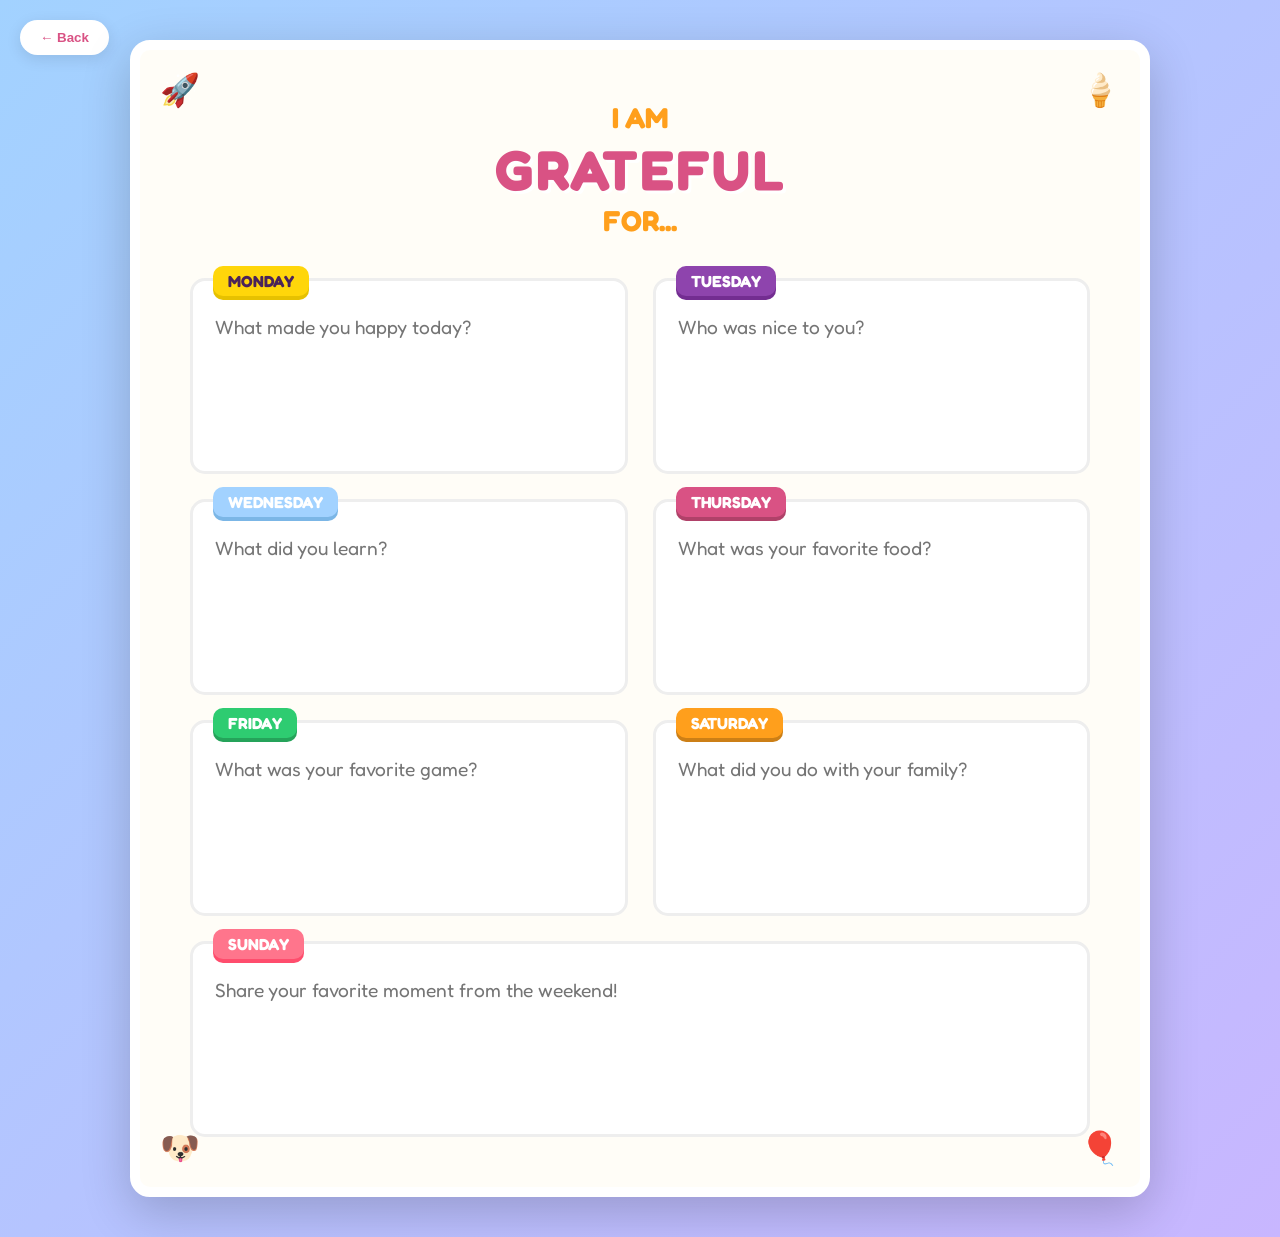
<file: frontend/gratitude.html>
<!DOCTYPE html>
<html lang="en">

<head>
    <meta charset="UTF-8">
    <meta name="viewport" content="width=device-width, initial-scale=1.0">
    <title>My Gratitude Journal ⭐</title>
    <!-- Google Fonts -->
    <link
        href="https://fonts.googleapis.com/css2?family=Fredoka:wght@300;400;500;600;700&family=Nunito:wght@400;600;700&display=swap"
        rel="stylesheet">
    <style>
        :root {
            --bg-paper: #fffdf7;
            --primary-pink: #D95284;
            --secondary-purple: #8E44AD;
            --accent-blue: #a2d2ff;
            --accent-yellow: #ffd60a;
            --accent-orange: #ff9f1c;
            --accent-green: #2ecc71;
            --text-color: #4a235a;
        }

        body {
            font-family: 'Fredoka', 'Nunito', sans-serif;
            background: linear-gradient(135deg, #a2d2ff 0%, #c8b6ff 100%);
            color: var(--text-color);
            margin: 0;
            padding: 40px;
            display: flex;
            justify-content: center;
            min-height: 100vh;
        }

        .journal-container {
            background: var(--bg-paper);
            padding: 50px;
            border-radius: 20px;
            max-width: 900px;
            width: 100%;
            box-shadow: 0 15px 50px rgba(0, 0, 0, 0.2);
            border: 10px solid white;
            position: relative;
        }

        .journal-header {
            text-align: center;
            margin-bottom: 40px;
        }

        .journal-header h1 {
            font-size: 3.5rem;
            color: var(--primary-pink);
            margin: 0;
            text-transform: uppercase;
            letter-spacing: 2px;
            text-shadow: 3px 3px 0 white;
        }

        .journal-header .sub {
            font-size: 1.8rem;
            color: var(--accent-orange);
            font-weight: 700;
        }

        .weekly-grid {
            display: grid;
            grid-template-columns: repeat(2, 1fr);
            gap: 25px;
        }

        .day-box {
            background: white;
            border: 3px solid #eee;
            border-radius: 15px;
            padding: 20px;
            min-height: 150px;
            position: relative;
            transition: transform 0.2s;
        }

        .day-box:hover {
            transform: scale(1.02);
            border-color: var(--accent-blue);
        }

        .day-label {
            position: absolute;
            top: -15px;
            left: 20px;
            padding: 5px 15px;
            background: var(--accent-yellow);
            border-radius: 10px;
            font-weight: 800;
            color: var(--text-color);
            text-transform: uppercase;
            box-shadow: 0 4px 0 #e6c100;
        }

        .day-box:nth-child(2) .day-label { background: var(--secondary-purple); color: white; box-shadow: 0 4px 0 #732d91; }
        .day-box:nth-child(3) .day-label { background: var(--accent-blue); color: white; box-shadow: 0 4px 0 #7bb6e6; }
        .day-box:nth-child(4) .day-label { background: var(--primary-pink); color: white; box-shadow: 0 4px 0 #b04169; }
        .day-box:nth-child(5) .day-label { background: var(--accent-green); color: white; box-shadow: 0 4px 0 #25a35a; }
        .day-box:nth-child(6) .day-label { background: var(--accent-orange); color: white; box-shadow: 0 4px 0 #cc7f16; }
        .day-box:nth-child(7) { grid-column: span 2; }
        .day-box:nth-child(7) .day-label { background: #ff758c; color: white; box-shadow: 0 4px 0 #ff4d6d; }

        .journal-input {
            width: 100%;
            height: 100%;
            border: none;
            outline: none;
            font-family: 'Fredoka', sans-serif;
            font-size: 1.2rem;
            background: transparent;
            resize: none;
            margin-top: 10px;
            line-height: 1.5;
        }

        .decor {
            position: absolute;
            font-size: 2rem;
            pointer-events: none;
        }

        .decor-1 { top: 20px; left: 20px; }
        .decor-2 { top: 20px; right: 20px; }
        .decor-3 { bottom: 20px; left: 20px; }
        .decor-4 { bottom: 20px; right: 20px; }

        .back-btn {
            position: fixed;
            top: 20px;
            left: 20px;
            background: white;
            border: none;
            padding: 10px 20px;
            border-radius: 50px;
            font-weight: 800;
            color: var(--primary-pink);
            cursor: pointer;
            box-shadow: 0 4px 15px rgba(0,0,0,0.1);
            transition: all 0.2s;
        }

        .back-btn:hover {
            transform: scale(1.1);
        }
    </style>
</head>

<body>
    <button class="back-btn" onclick="window.location.href='index.html'">← Back</button>
    <div class="journal-container">
        <div class="decor decor-1">🚀</div>
        <div class="decor decor-2">🍦</div>
        <div class="decor decor-3">🐶</div>
        <div class="decor decor-4">🎈</div>

        <div class="journal-header">
            <div class="sub">I AM</div>
            <h1>GRATEFUL</h1>
            <div class="sub">FOR...</div>
        </div>

        <div class="weekly-grid">
            <div class="day-box">
                <div class="day-label">Monday</div>
                <textarea class="journal-input" placeholder="What made you happy today?"></textarea>
            </div>
            <div class="day-box">
                <div class="day-label">Tuesday</div>
                <textarea class="journal-input" placeholder="Who was nice to you?"></textarea>
            </div>
            <div class="day-box">
                <div class="day-label">Wednesday</div>
                <textarea class="journal-input" placeholder="What did you learn?"></textarea>
            </div>
            <div class="day-box">
                <div class="day-label">Thursday</div>
                <textarea class="journal-input" placeholder="What was your favorite food?"></textarea>
            </div>
            <div class="day-box">
                <div class="day-label">Friday</div>
                <textarea class="journal-input" placeholder="What was your favorite game?"></textarea>
            </div>
            <div class="day-box">
                <div class="day-label">Saturday</div>
                <textarea class="journal-input" placeholder="What did you do with your family?"></textarea>
            </div>
            <div class="day-box">
                <div class="day-label">Sunday</div>
                <textarea class="journal-input" placeholder="Share your favorite moment from the weekend!"></textarea>
            </div>
        </div>
    </div>
</body>

</html>
</file>
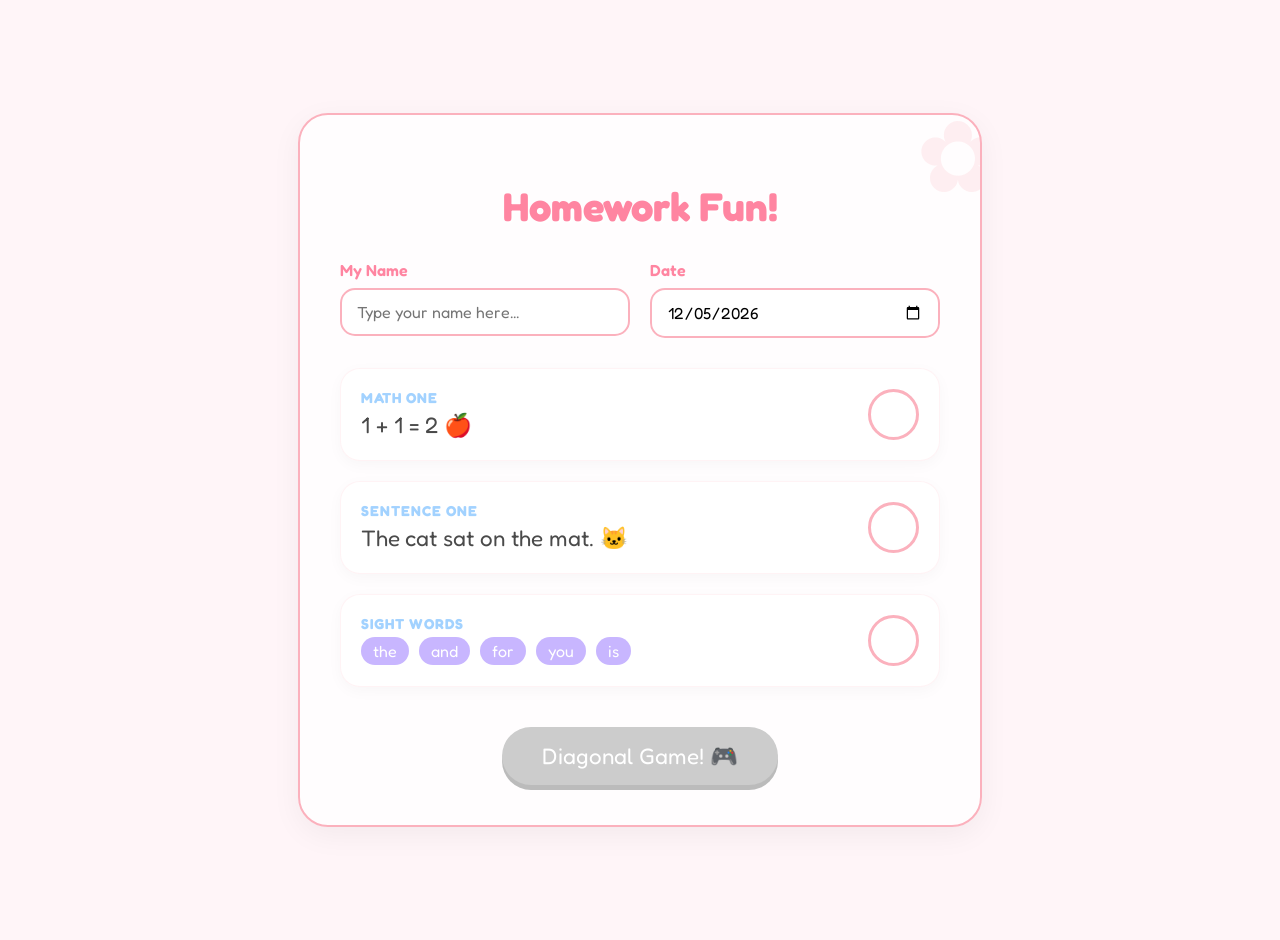
<file: frontend/homework.html>
<!DOCTYPE html>
<html lang="en">
<head>
    <meta charset="UTF-8">
    <meta name="viewport" content="width=device-width, initial-scale=1.0">
    <title>Kindergarten Homework Page</title>
    <link rel="preconnect" href="https://fonts.googleapis.com">
    <link rel="preconnect" href="https://fonts.gstatic.com" crossorigin>
    <link href="https://fonts.googleapis.com/css2?family=Fredoka:wght@300..700&display=swap" rel="stylesheet">
    <style>
        :root {
            --bg-color: #fff5f8;
            --primary-pink: #ff85a1;
            --secondary-pink: #fbb1bd;
            --accent-blue: #a2d2ff;
            --accent-purple: #c8b6ff;
            --text-color: #4a4a4a;
            --green-signal: #7ae582;
            --white: #ffffff;
            --shadow: 0 8px 30px rgba(0, 0, 0, 0.05);
        }

        body {
            font-family: 'Fredoka', sans-serif;
            background-color: var(--bg-color);
            color: var(--text-color);
            margin: 0;
            padding: 20px;
            display: flex;
            justify-content: center;
            align-items: center;
            min-height: 100vh;
        }

        .container {
            background: rgba(255, 255, 255, 0.8);
            backdrop-filter: blur(10px);
            border-radius: 30px;
            padding: 40px;
            max-width: 600px;
            width: 100%;
            box-shadow: var(--shadow);
            border: 2px solid var(--secondary-pink);
            position: relative;
            overflow: hidden;
        }

        .container::before {
            content: '✿';
            position: absolute;
            top: -20px;
            right: -20px;
            font-size: 100px;
            color: var(--secondary-pink);
            opacity: 0.2;
            pointer-events: none;
        }

        h1 {
            text-align: center;
            color: var(--primary-pink);
            font-size: 2.5rem;
            margin-bottom: 30px;
            text-shadow: 2px 2px 0px rgba(255, 255, 255, 0.8);
        }

        .header-info {
            display: flex;
            justify-content: space-between;
            margin-bottom: 30px;
            gap: 20px;
        }

        .input-group {
            flex: 1;
        }

        .input-group label {
            display: block;
            font-weight: 600;
            margin-bottom: 8px;
            color: var(--primary-pink);
        }

        input[type="text"], input[type="date"] {
            width: 100%;
            padding: 12px 15px;
            border: 2px solid var(--secondary-pink);
            border-radius: 15px;
            font-family: 'Fredoka', sans-serif;
            font-size: 1rem;
            outline: none;
            transition: border-color 0.3s cubic-bezier(0.175, 0.885, 0.32, 1.275);
            box-sizing: border-box;
            background: white;
        }

        input:focus {
            border-color: var(--primary-pink);
        }

        .homework-sections {
            display: flex;
            flex-direction: column;
            gap: 20px;
        }

        .section-card {
            background: white;
            border-radius: 20px;
            padding: 20px;
            display: flex;
            align-items: center;
            justify-content: space-between;
            box-shadow: 0 4px 15px rgba(0, 0, 0, 0.03);
            border: 1px solid rgba(255, 133, 161, 0.1);
            transition: transform 0.2s ease;
        }

        .section-card:hover {
            transform: translateY(-2px);
        }

        .section-content {
            flex: 1;
        }

        .section-title {
            font-weight: 700;
            font-size: 0.9rem;
            color: var(--accent-blue);
            text-transform: uppercase;
            margin-bottom: 5px;
            letter-spacing: 1px;
        }

        .section-value {
            font-size: 1.4rem;
            color: var(--text-color);
        }

        .sight-words {
            display: flex;
            gap: 10px;
            flex-wrap: wrap;
            margin-top: 5px;
        }

        .sight-word-tag {
            background: var(--accent-purple);
            color: white;
            padding: 4px 12px;
            border-radius: 20px;
            font-size: 1rem;
        }

        .checkbox-circle {
            width: 45px;
            height: 45px;
            border-radius: 50%;
            border: 3px solid var(--secondary-pink);
            display: flex;
            align-items: center;
            justify-content: center;
            cursor: pointer;
            transition: all 0.3s cubic-bezier(0.175, 0.885, 0.32, 1.275);
            background: white;
            flex-shrink: 0;
            margin-left: 20px;
        }

        .checkbox-circle.checked {
            background-color: var(--green-signal);
            border-color: var(--green-signal);
            box-shadow: 0 0 15px rgba(122, 229, 130, 0.5);
        }

        .checkbox-circle::after {
            content: '✓';
            color: white;
            font-size: 1.5rem;
            opacity: 0;
            transition: opacity 0.2s ease;
        }

        .checkbox-circle.checked::after {
            opacity: 1;
        }

        .game-button-container {
            margin-top: 40px;
            text-align: center;
        }

        #gameButton {
            background-color: #ccc;
            color: white;
            border: none;
            padding: 15px 40px;
            font-size: 1.4rem;
            font-family: 'Fredoka', sans-serif;
            border-radius: 50px;
            cursor: not-allowed;
            transition: all 0.3s ease;
            box-shadow: 0 5px 0px #bbb;
            position: relative;
            top: 0;
        }

        #gameButton.enabled {
            background-color: var(--accent-blue);
            cursor: pointer;
            box-shadow: 0 5px 0px #7ab6e6;
        }

        #gameButton.enabled:hover {
            transform: translateY(-2px);
            box-shadow: 0 7px 0px #7ab6e6;
        }

        #gameButton.enabled:active {
            transform: translateY(4px);
            box-shadow: 0 1px 0px #7ab6e6;
        }

        /* Animations */
        @keyframes pop {
            0% { transform: scale(1); }
            50% { transform: scale(1.2); }
            100% { transform: scale(1); }
        }

        .pop-anim {
            animation: pop 0.4s cubic-bezier(0.175, 0.885, 0.32, 1.275);
        }
    </style>
</head>
<body>

<div class="container">
    <h1>Homework Fun!</h1>

    <div class="header-info">
        <div class="input-group">
            <label for="studentName">My Name</label>
            <input type="text" id="studentName" placeholder="Type your name here...">
        </div>
        <div class="input-group">
            <label for="homeworkDate">Date</label>
            <input type="date" id="homeworkDate">
        </div>
    </div>

    <div class="homework-sections">
        <!-- Math Section -->
        <div class="section-card">
            <div class="section-content">
                <div class="section-title">Math One</div>
                <div class="section-value">1 + 1 = 2 🍎</div>
            </div>
            <div class="checkbox-circle" id="check-math" onclick="toggleCheck('check-math')"></div>
        </div>

        <!-- Sentence Section -->
        <div class="section-card">
            <div class="section-content">
                <div class="section-title">Sentence One</div>
                <div class="section-value">The cat sat on the mat. 🐱</div>
            </div>
            <div class="checkbox-circle" id="check-sentence" onclick="toggleCheck('check-sentence')"></div>
        </div>

        <!-- Sight Word Section -->
        <div class="section-card">
            <div class="section-content">
                <div class="section-title">Sight Words</div>
                <div class="sight-words">
                    <span class="sight-word-tag">the</span>
                    <span class="sight-word-tag">and</span>
                    <span class="sight-word-tag">for</span>
                    <span class="sight-word-tag">you</span>
                    <span class="sight-word-tag">is</span>
                </div>
            </div>
            <div class="checkbox-circle" id="check-sight" onclick="toggleCheck('check-sight')"></div>
        </div>
    </div>

    <div class="game-button-container">
        <button id="gameButton" disabled>Diagonal Game! 🎮</button>
    </div>
</div>

<script>
    function toggleCheck(id) {
        const checkbox = document.getElementById(id);
        checkbox.classList.toggle('checked');
        
        if (checkbox.classList.contains('checked')) {
            checkbox.classList.add('pop-anim');
            setTimeout(() => checkbox.classList.remove('pop-anim'), 400);
        }

        checkCompletion();
    }

    function checkCompletion() {
        const mathDone = document.getElementById('check-math').classList.contains('checked');
        const sentenceDone = document.getElementById('check-sentence').classList.contains('checked');
        const sightDone = document.getElementById('check-sight').classList.contains('checked');
        
        const gameButton = document.getElementById('gameButton');
        
        if (mathDone && sentenceDone && sightDone) {
            gameButton.disabled = false;
            gameButton.classList.add('enabled');
        } else {
            gameButton.disabled = true;
            gameButton.classList.remove('enabled');
        }
    }

    // Set today's date as default
    document.getElementById('homeworkDate').valueAsDate = new Date();
</script>

</body>
</html>
</file>
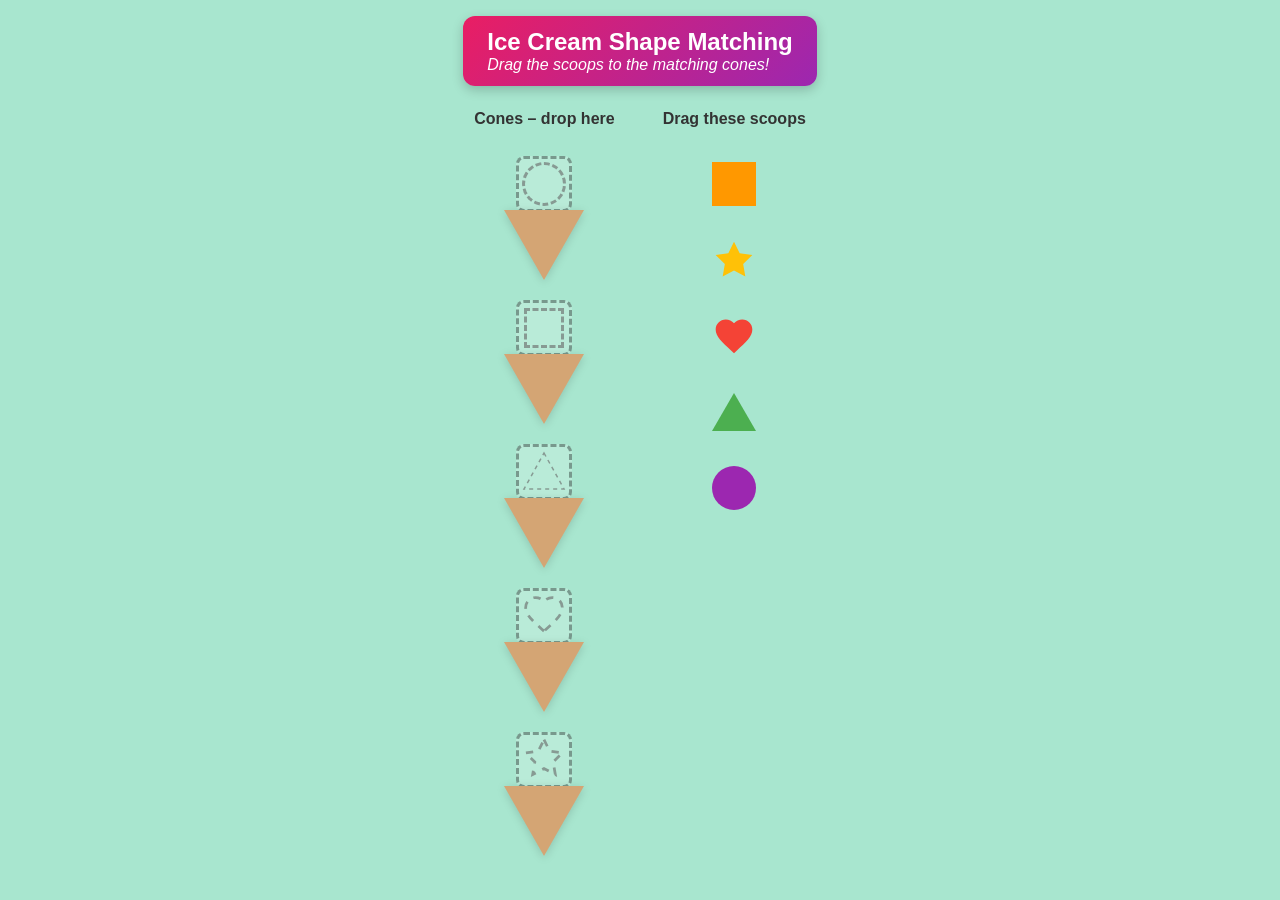
<file: frontend/shape.html>
<!DOCTYPE html>
<html lang="en">

<head>
    <meta charset="UTF-8">
    <meta name="viewport" content="width=device-width, initial-scale=1.0">
    <title>Ice Cream Shape Matching</title>
    <style>
        * {
            box-sizing: border-box;
        }

        body {
            margin: 0;
            min-height: 100vh;
            background: #a8e6cf;
            font-family: "Segoe UI", sans-serif;
            display: flex;
            flex-direction: column;
            align-items: center;
            padding: 1rem;
        }

        .title-banner {
            background: linear-gradient(135deg, #e91e63 0%, #9c27b0 100%);
            color: white;
            padding: 0.75rem 1.5rem;
            border-radius: 12px;
            margin-bottom: 1.5rem;
            box-shadow: 0 4px 12px rgba(0, 0, 0, 0.2);
        }

        .title-banner h1 {
            margin: 0;
            font-size: 1.5rem;
            font-weight: 700;
        }

        .title-banner .sub {
            font-style: italic;
            font-weight: normal;
        }

        .game-area {
            display: flex;
            gap: 3rem;
            align-items: flex-start;
            flex-wrap: wrap;
            justify-content: center;
        }

        .cones-side,
        .scoops-side {
            display: flex;
            flex-direction: column;
            gap: 1.25rem;
            align-items: center;
        }

        .cones-side h2,
        .scoops-side h2 {
            font-size: 1rem;
            margin: 0 0 0.5rem 0;
            color: #333;
        }

        /* Cone: inverted triangle; sits directly under the scoop */
        .cone {
            width: 0;
            height: 0;
            border-left: 40px solid transparent;
            border-right: 40px solid transparent;
            border-top: 70px solid #d4a574;
            margin-top: -2px;
            filter: drop-shadow(0 2px 4px rgba(0, 0, 0, 0.15));
        }

        /* Drop zone: scoop base aligns with cone’s top edge so it sits on the cone */
        .drop-zone {
            width: 56px;
            height: 56px;
            border: 3px dashed rgba(0, 0, 0, 0.35);
            border-radius: 8px;
            display: flex;
            align-items: center;
            justify-content: center;
            background: rgba(255, 255, 255, 0.2);
            transition: background 0.2s;
            flex-shrink: 0;
        }

        .drop-zone.drag-over {
            background: rgba(255, 255, 255, 0.5);
        }

        .drop-zone.matched {
            border-style: solid;
            border-color: transparent;
            background: transparent;
        }

        /* Target shape outlines (dotted) inside drop zone */
        .target-shape {
            pointer-events: none;
            opacity: 0.6;
        }

        .target-shape.circle {
            width: 44px;
            height: 44px;
            border: 3px dashed #666;
            border-radius: 50%;
        }

        .target-shape.square {
            width: 40px;
            height: 40px;
            border: 3px dashed #666;
        }

        .target-shape.triangle svg {
            width: 44px;
            height: 44px;
        }

        .target-shape svg {
            width: 44px;
            height: 44px;
        }

        /* One cone + drop zone wrapper; scoop sits on the cone’s top edge */
        .cone-item {
            display: flex;
            flex-direction: column;
            align-items: center;
        }

        /* Draggable scoop */
        .scoop {
            width: 56px;
            height: 56px;
            cursor: grab;
            display: flex;
            align-items: center;
            justify-content: center;
            transition: transform 0.15s;
            border-radius: 50%;
        }

        .scoop:active {
            cursor: grabbing;
        }

        .scoop.dragging {
            opacity: 0.8;
            transform: scale(1.05);
        }

        .scoop.used {
            cursor: default;
            opacity: 0.4;
            pointer-events: none;
        }

        .scoop-shape {
            width: 44px;
            height: 44px;
            flex-shrink: 0;
        }

        .scoop-shape.circle {
            border-radius: 50%;
            background: #9c27b0;
        }

        .scoop-shape.square {
            background: #ff9800;
        }

        .scoop-shape.triangle {
            width: 0;
            height: 0;
            border-left: 22px solid transparent;
            border-right: 22px solid transparent;
            border-bottom: 38px solid #4caf50;
        }

        .scoop-shape.heart svg,
        .scoop-shape.star svg {
            width: 44px;
            height: 44px;
        }

        .scoop-item {
            margin: 0;
        }

        .win-msg {
            margin-top: 1.5rem;
            padding: 1rem 1.5rem;
            background: #4caf50;
            color: white;
            border-radius: 12px;
            font-weight: bold;
            display: none;
        }

        .win-msg.show {
            display: block;
        }
    </style>
</head>

<body>
    <div class="title-banner">
        <h1>Ice Cream Shape Matching</h1>
        <span class="sub">Drag the scoops to the matching cones!</span>
    </div>

    <div class="game-area">
        <div class="cones-side">
            <h2>Cones – drop here</h2>
            <div class="cone-item" data-shape="circle">
                <div class="drop-zone" data-shape="circle" id="zone-circle">
                    <div class="target-shape circle"></div>
                </div>
                <div class="cone"></div>
            </div>
            <div class="cone-item" data-shape="square">
                <div class="drop-zone" data-shape="square" id="zone-square">
                    <div class="target-shape square"></div>
                </div>
                <div class="cone"></div>
            </div>
            <div class="cone-item" data-shape="triangle">
                <div class="drop-zone" data-shape="triangle" id="zone-triangle">
                    <div class="target-shape triangle">
                        <svg viewBox="0 0 44 38" fill="none" stroke="#666" stroke-width="1.5" stroke-dasharray="4"
                            xmlns="http://www.w3.org/2000/svg">
                            <path d="M22 2 L42 38 L2 38 Z" />
                        </svg>
                    </div>
                </div>
                <div class="cone"></div>
            </div>
            <div class="cone-item" data-shape="heart">
                <div class="drop-zone" data-shape="heart" id="zone-heart">
                    <div class="target-shape">
                        <svg viewBox="0 0 24 24" fill="none" stroke="#666" stroke-width="1.5" stroke-dasharray="4"
                            xmlns="http://www.w3.org/2000/svg">
                            <path
                                d="M12 21.35l-1.45-1.32C5.4 15.36 2 12.28 2 8.5 2 5.42 4.42 3 7.5 3c1.74 0 3.41.81 4.5 2.09C13.09 3.81 14.76 3 16.5 3 19.58 3 22 5.42 22 8.5c0 3.78-3.4 6.86-8.55 11.54L12 21.35z" />
                        </svg>
                    </div>
                </div>
                <div class="cone"></div>
            </div>
            <div class="cone-item" data-shape="star">
                <div class="drop-zone" data-shape="star" id="zone-star">
                    <div class="target-shape">
                        <svg viewBox="0 0 24 24" fill="none" stroke="#666" stroke-width="1.5" stroke-dasharray="4"
                            xmlns="http://www.w3.org/2000/svg">
                            <path
                                d="M12 2l3.09 6.26L22 9.27l-5 4.87 1.18 6.88L12 17.77l-6.18 3.25L7 14.14 2 9.27l6.91-1.01L12 2z" />
                        </svg>
                    </div>
                </div>
                <div class="cone"></div>
            </div>
        </div>

        <div class="scoops-side">
            <h2>Drag these scoops</h2>
            <div class="scoop-item">
                <div class="scoop" draggable="true" data-shape="circle" id="scoop-circle">
                    <div class="scoop-shape circle"></div>
                </div>
            </div>
            <div class="scoop-item">
                <div class="scoop" draggable="true" data-shape="square" id="scoop-square">
                    <div class="scoop-shape square"></div>
                </div>
            </div>
            <div class="scoop-item">
                <div class="scoop" draggable="true" data-shape="triangle" id="scoop-triangle">
                    <div class="scoop-shape triangle"></div>
                </div>
            </div>
            <div class="scoop-item">
                <div class="scoop" draggable="true" data-shape="heart" id="scoop-heart">
                    <div class="scoop-shape heart">
                        <svg viewBox="0 0 24 24" xmlns="http://www.w3.org/2000/svg" fill="#f44336">
                            <path
                                d="M12 21.35l-1.45-1.32C5.4 15.36 2 12.28 2 8.5 2 5.42 4.42 3 7.5 3c1.74 0 3.41.81 4.5 2.09C13.09 3.81 14.76 3 16.5 3 19.58 3 22 5.42 22 8.5c0 3.78-3.4 6.86-8.55 11.54L12 21.35z" />
                        </svg>
                    </div>
                </div>
            </div>
            <div class="scoop-item">
                <div class="scoop" draggable="true" data-shape="star" id="scoop-star">
                    <div class="scoop-shape star">
                        <svg viewBox="0 0 24 24" xmlns="http://www.w3.org/2000/svg" fill="#ffc107">
                            <path
                                d="M12 2l3.09 6.26L22 9.27l-5 4.87 1.18 6.88L12 17.77l-6.18 3.25L7 14.14 2 9.27l6.91-1.01L12 2z" />
                        </svg>
                    </div>
                </div>
            </div>
        </div>
    </div>

    <p class="win-msg" id="winMsg">You matched all the shapes!</p>

    <script>
        function shuffleArray(array) {
            const arr = [...array];
            for (let i = arr.length - 1; i > 0; i--) {
                const j = Math.floor(Math.random() * (i + 1));
                [arr[i], arr[j]] = [arr[j], arr[i]];
            }
            return arr;
        }

        const scoopsContainer = document.querySelector('.scoops-side');
        const scoopItems = scoopsContainer.querySelectorAll('.scoop-item');
        shuffleArray(scoopItems).forEach((el) => scoopsContainer.appendChild(el));

        const dropZones = document.querySelectorAll('.drop-zone');
        const scoops = document.querySelectorAll('.scoop');
        const winMsg = document.getElementById('winMsg');

        let draggedScoop = null;

        scoops.forEach(scoop => {
            scoop.addEventListener('dragstart', (e) => {
                if (scoop.classList.contains('used')) { e.preventDefault(); return; }
                draggedScoop = scoop;
                e.dataTransfer.setData('text/plain', scoop.dataset.shape);
                e.dataTransfer.effectAllowed = 'move';
                scoop.classList.add('dragging');
            });
            scoop.addEventListener('dragend', () => {
                scoop.classList.remove('dragging');
                draggedScoop = null;
            });
        });

        dropZones.forEach(zone => {
            zone.addEventListener('dragover', (e) => {
                e.preventDefault();
                e.dataTransfer.dropEffect = 'move';
                zone.classList.add('drag-over');
            });
            zone.addEventListener('dragleave', () => zone.classList.remove('drag-over'));
            zone.addEventListener('drop', (e) => {
                e.preventDefault();
                zone.classList.remove('drag-over');
                const shape = e.dataTransfer.getData('text/plain');
                if (zone.dataset.shape !== shape || !draggedScoop) return;
                zone.classList.add('matched');
                zone.innerHTML = draggedScoop.innerHTML;
                draggedScoop.classList.add('used');
                draggedScoop.innerHTML = '';
                checkWin();
            });
        });

        function checkWin() {
            const matched = document.querySelectorAll('.drop-zone.matched').length;
            if (matched === 5) winMsg.classList.add('show');
        }
    </script>
</body>

</html>
</file>
